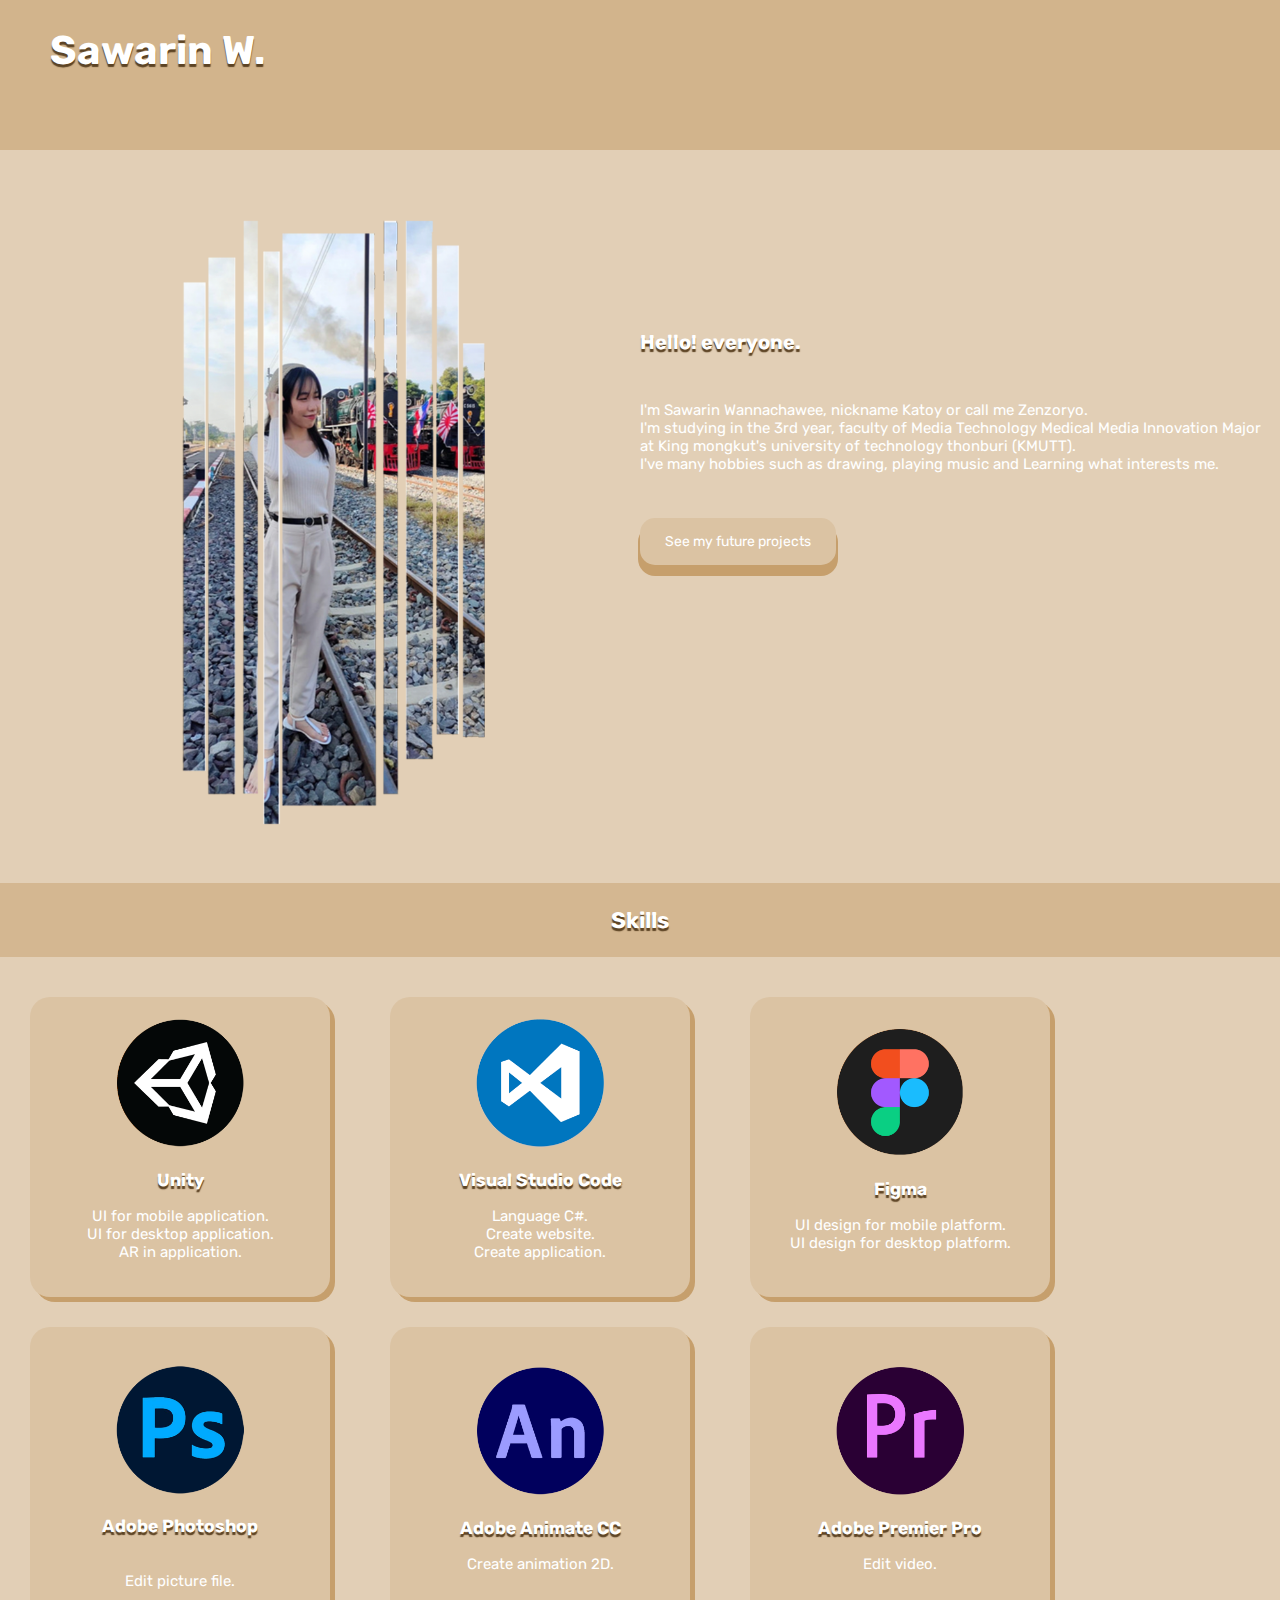
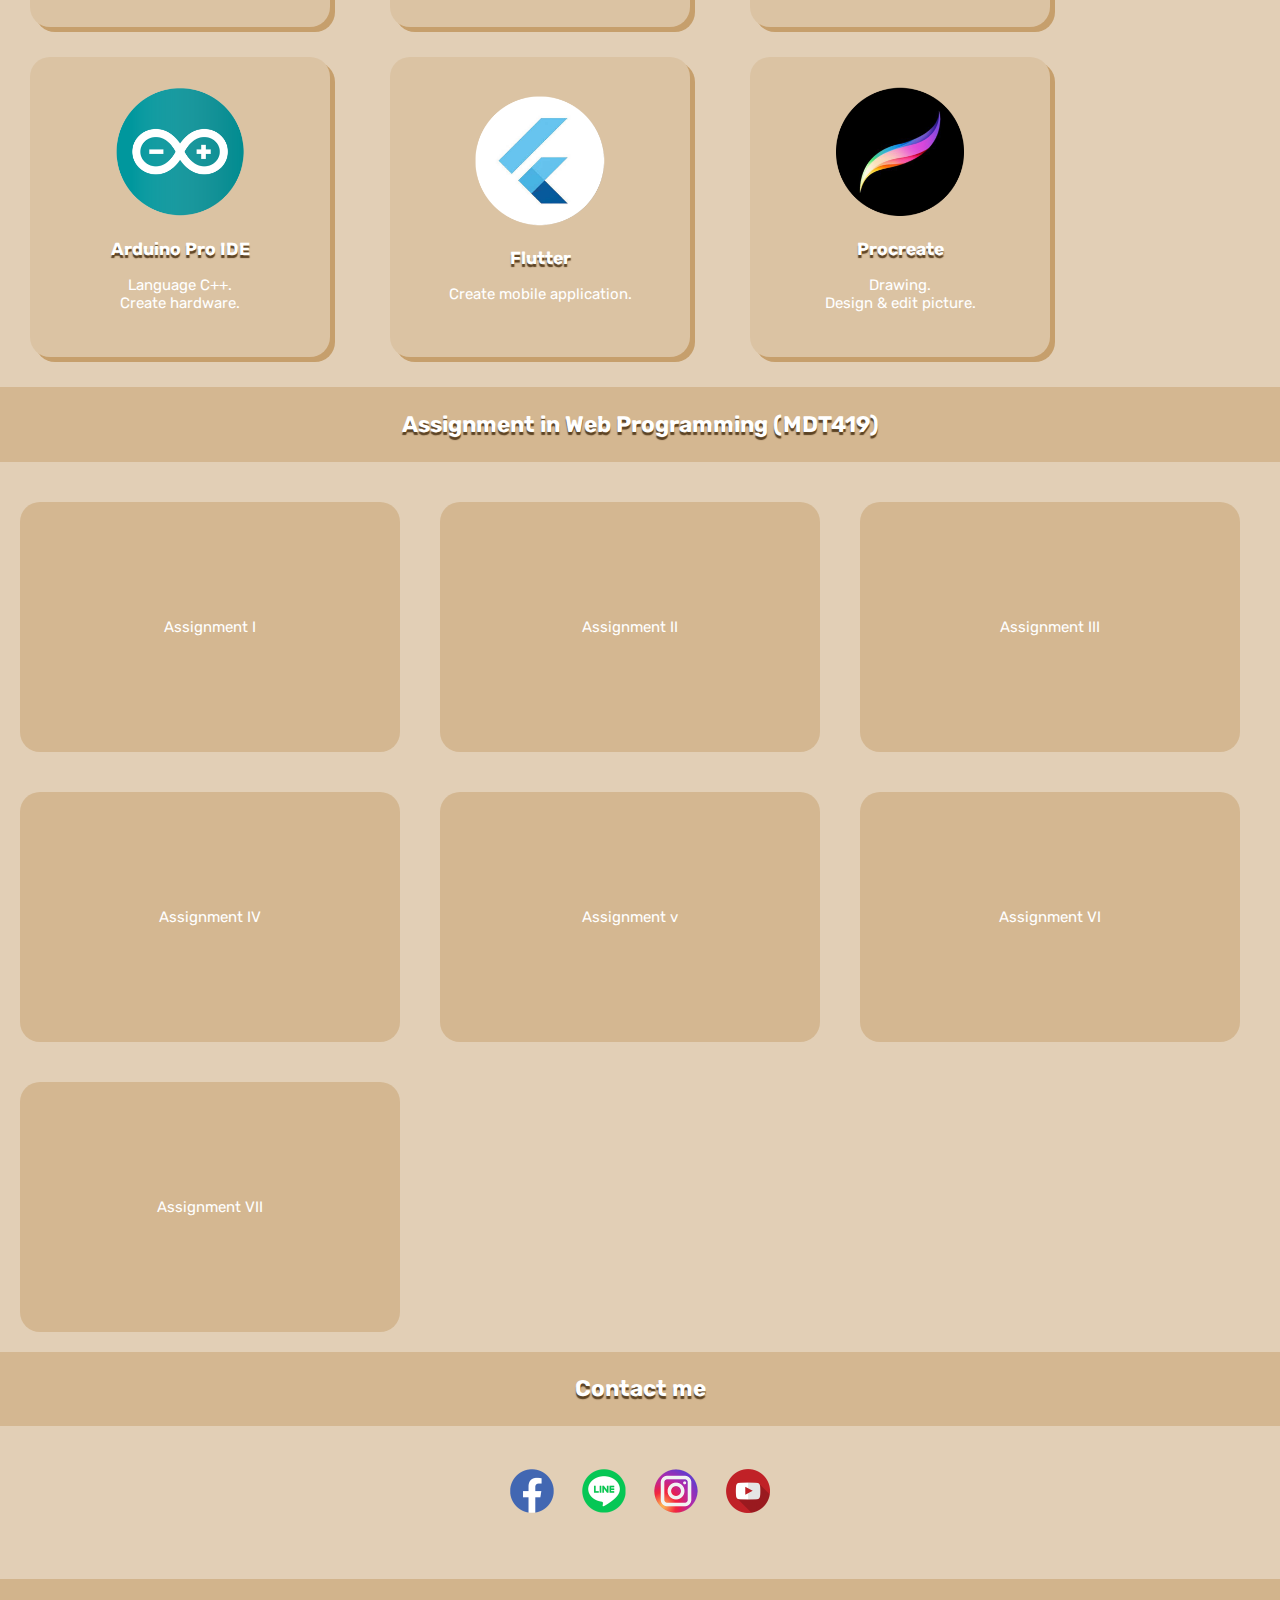
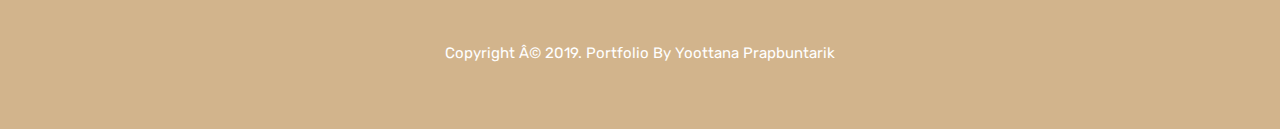
<file: index.html>
<!DOCTYPE html>
<html lang="en">
<head>
    <meta charset='UTF'>
    <meta http-equiv='Content-Type' content='chrome.exe'>
    <meta name="description" content="">
    <title>Porfolio | Sawarin</title>
    <meta name='viewport' content='width=device-width, initial-scale'>
    <link rel='stylesheet' type='text/css' media='screen' href='main.css'>
    <link rel="stylesheet" href="main.css">
</head>
<body>
    <div class="grid-container2">
        <div id="header">
            <a href="index.html"><h1>Sawarin W.</h1></a>
            <div id="nav">

            </div>
        </div>
        <div id="picpro-grid">
            <img src="./pic/pro.png" alt="">
        </div>
        <div id="pro-grid">
            <h3>Hello! everyone.</h3><br>
            <p>I'm Sawarin Wannachawee, nickname Katoy or call me Zenzoryo.<br>
                I'm studying in the 3rd year, faculty of Media Technology Medical Media Innovation Major <br>
                at King mongkut's university of technology thonburi (KMUTT).<br>
                I've many hobbies such as drawing, playing music and Learning what interests me.</p>
            <button onclick="document.location='project.html'" class="projectbutton">See my future projects</button>    
        </div>
        <div id="sec1"><h2>Skills</h2></div>
        <div id="program1">
            <button onclick="document.location='https://youtube.com/playlist?list=PLporltRFIXeWpGz4ubJmosOn7tji6OAyI'" class="pro1button">
                <img src="./pic/un.png" alt="">
                <h3>Unity</h3>
                <p>UI for mobile application.
                <br>UI for desktop application.
                <br>AR in application.
                </p>
            </button> 
            <button onclick="document.location=''" class="pro2button">
                <img src="./pic/vs.png" alt="">
                <h3>Visual Studio Code</h3>
                <p>Language C#.
                <br>Create website.
                <br>Create application.
                </p>
            </button>
            <button onclick="document.location='https://www.figma.com/file/X84l156dcGLS2fcRrItAeg/ArtPay-team-library?node-id=0%3A1'" class="pro3button">
                <img src="./pic/fm.png" alt="">
                <h3>Figma</h3>
                <p>UI design for mobile platform.
                <br>UI design for desktop platform.
                </p>      
            </button>
            <button onclick="document.location='https://drive.google.com/drive/folders/1M3IUviF6P5Jr7EsQfsog3eAR6rLDF-wt?usp=sharing'" class="pro4button">
                <img src="./pic/ps.png" alt="">
                <h3>Adobe Photoshop</h3>
                <br>Edit picture file.
            </button> 
            <button onclick="document.location='https://youtube.com/playlist?list=PLporltRFIXeWM-xKIxGLXIMftDlzvCReI'" class="pro5button">
                <img src="./pic/an.png" alt="">
                <h3>Adobe Animate CC</h3>
                <p>Create animation 2D.</p>
            </button>
            <button onclick="document.location='https://youtube.com/playlist?list=PLporltRFIXeXMB3jVl2XW2fUhtIvoO6lN'" class="pro6button">
                <img src="./pic/pr.png" alt="">
                <h3>Adobe Premier Pro</h3>
                <p>Edit video.</p>                    
            </button>
            <button onclick="document.location='https://youtube.com/playlist?list=PLporltRFIXeVQyEplciIisrNCwUH-iqiE'" class="pro7button">
                <img src="./pic/ar.png" alt="">
                <h3>Arduino Pro IDE</h3>
                <p>Language C++.
                <br>Create hardware.</p>
            </button> 
            <button onclick="document.location=''" class="pro8button">
                <img src="./pic/fl.png" alt="">
                <h3>Flutter</h3>
                <p>Create mobile application.</p>
            </button>
            <button onclick="document.location='https://instagram.com/zenzoryo_art?utm_medium=copy_link'" class="pro9button">
                <img src="./pic/pc.png" alt="">
                <h3>Procreate</h3>
                <p>Drawing.   
                <br>Design & edit picture.</p>                
            </button>
        </div>
        <div id="sec2"><h2>Assignment in Web Programming (MDT419)</h2></div>
        <div id="as">
            <button onclick="document.location='https://poohkatoy.github.io/Web-assignment1-2/'" class="as1button">Assignment I</button> 
            <button onclick="document.location='https://poohkatoy.github.io/Web-assignment1-2/'" class="as2button">Assignment II</button> 
            <button onclick="document.location='https://poohkatoy.github.io/Web-assignment3/'" class="as3button">Assignment III</button> 
            <button onclick ="document.location='https://poohkatoy.github.io/Web-assignment4/'" class="as4button">Assignment IV</button> 
            <button onclick ="document.location='https://poohkatoy.github.io/Web-assignment5/'" class="as5button">Assignment v</button> 
            <button onclick ="document.location='https://poohkatoy.github.io/Web-assignment6/'" class="as6button">Assignment VI</button> 
            <button onclick="document.location='https://poohkatoy.github.io/Web-assignment7/'" class="as7button">Assignment VII</button> 
        </div> 
        <div id="sec3"><h2>Contact me</h2></div>
        <div id="contact">
            <a href="https://www.facebook.com/katoy.sawarin/"><img src="./pic/fb.png" alt="Facebook"></a>
            <a href="https://line.me/ti/p/PH9Latb8TY#~"><img src="./pic/li.png" alt="Line"></a>
            <a href="https://instagram.com/zenzoryo_art?utm_medium=copy_link"><img src="./pic/ig.png" alt="Instagram"></a>
            <a href="https://www.youtube.com/channel/UC_UZKlPh9juqCp7vrNI1DPQ"><img src="./pic/yt.png" alt="Youtube"></a>
        </div> 
        <footer>
            <div class="coporight"><div class="copy-right">
                <p>Copyright © 2019. Portfolio By Yoottana Prapbuntarik</p>
            </div></div>
        </footer>
    </div>
</body>
</html>
</file>
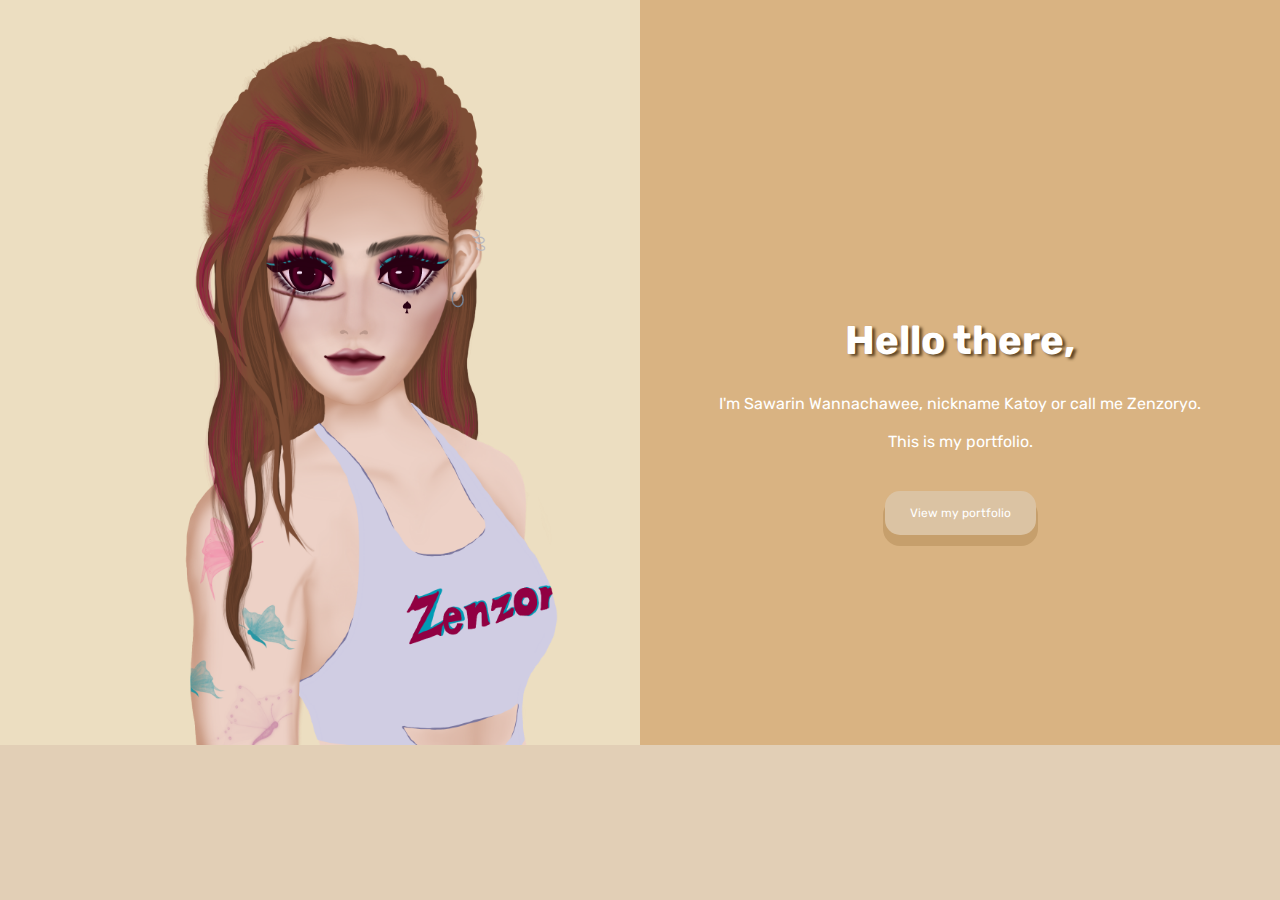
<file: firstpage.html>
<!DOCTYPE html>
<html lang="en">
<head>
    <meta charset='UTF'>
    <meta http-equiv='Content-Type' content='chrome.exe'>
    <meta name="description" content="">
    <title>Porfolio | Sawarin</title>
    <meta name='viewport' content='width=device-width, initial-scale'>
    <link rel='stylesheet' type='text/css' media='screen' href='main.css'>
    <link rel="stylesheet" href="main.css">
</head>
<body>
    <div class="grid-container1">
        <div id="main1">
            <img src ="./pic/cyber.png" alt ="pic1">
        </div>
        <div id="main2">
            <h1>Hello there,</h1>
            <p>I'm Sawarin Wannachawee, nickname Katoy or call me Zenzoryo.
            <br>
            <br>
            This is my portfolio.</p>
            <br>
            <br>
            <button onclick="document.location='index.html'" class="button">View my portfolio</button>    

        </div>
    </div>
</body>
</html>
</file>
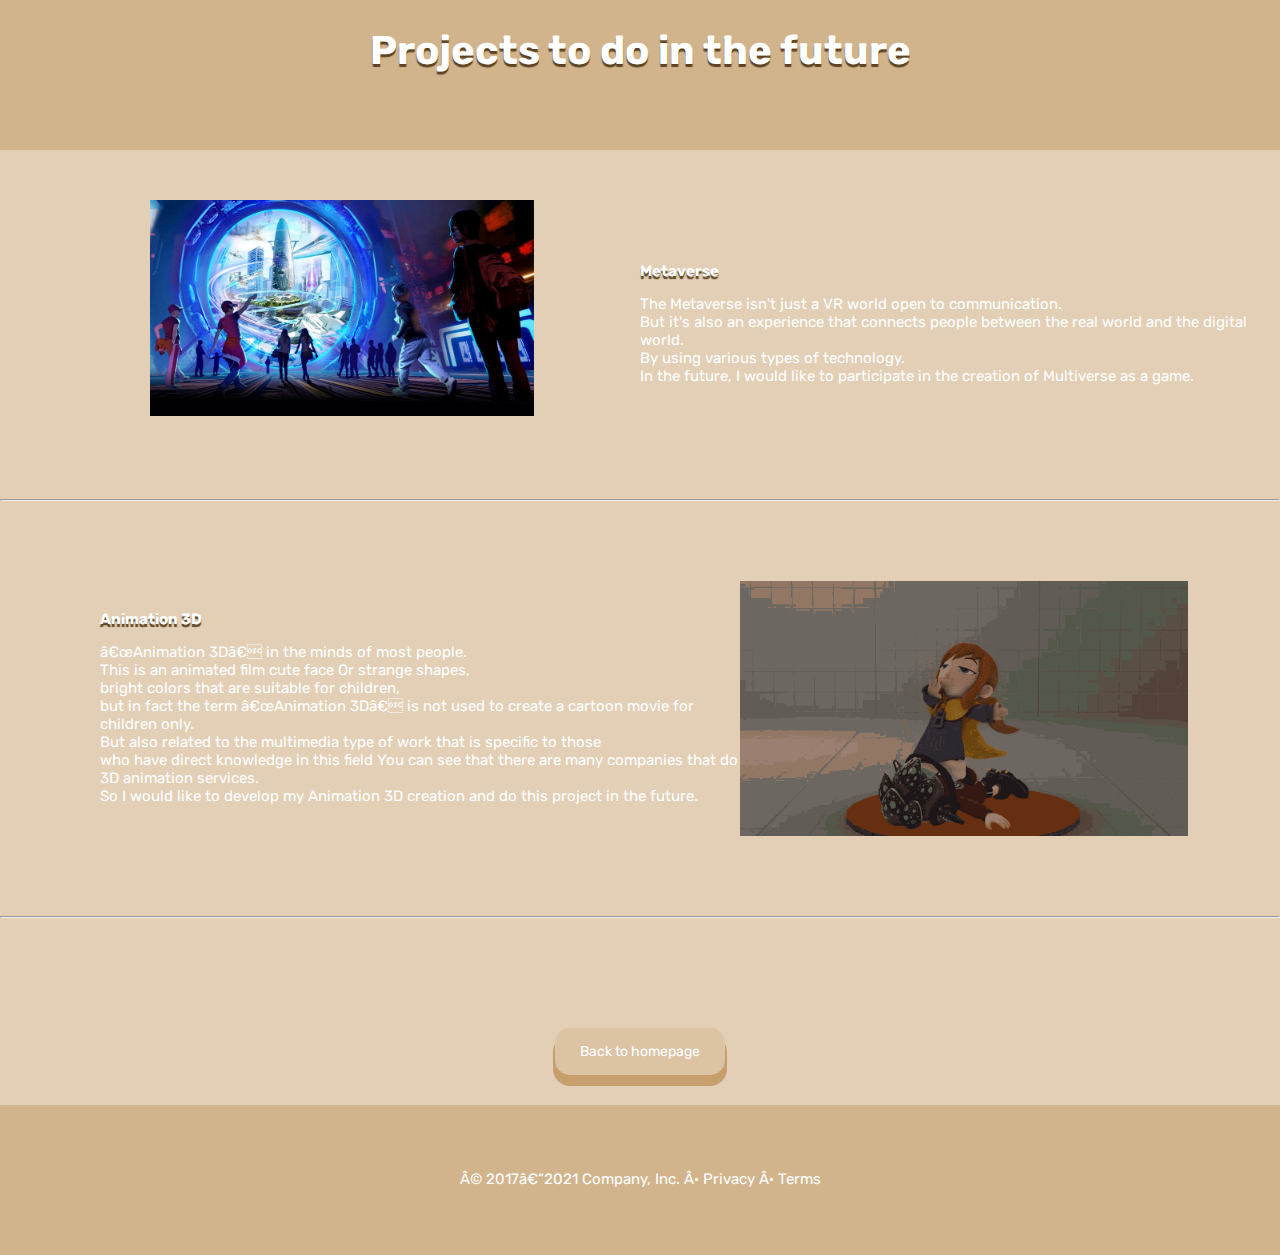
<file: project.html>
<!DOCTYPE html>
<html lang="en">
<head>
    <meta charset='UTF'>
    <meta http-equiv='Content-Type' content='chrome.exe'>
    <meta name="description" content="">
    <title>Porfolio | Sawarin</title>
    <meta name='viewport' content='width=device-width, initial-scale'>
    <link rel='stylesheet' type='text/css' media='screen' href='main.css'>
    <link rel="stylesheet" href="main.css">
</head>
<body>
    <div class="grid-container3">
        <div id="p-header">
            <a href="project.html"><h1>Projects to do in the future</h1></a>
        </div>
        <div id = "p-main-1">
            <img src="./pic/metaverse.jpeg" alt="">      
        </div>
        <div id = "p-main-2">
            <h2>Metaverse</h2>
            <p>The Metaverse isn't just a VR world open to communication. 
                <br>But it's also an experience that connects people between the real world and the digital world. 
                <br>By using various types of technology. 
                <br>In the future, I would like to participate in the creation of Multiverse as a game.</p>
        </div>

        <hr class="featurette-divider">        
        
        <div id = "p-main-3">
            <h2>Animation 3D</h2>
            <p>“Animation 3D” in the minds of most people.
                <br>This is an animated film cute face Or strange shapes, 
                <br>bright colors that are suitable for children, 
                <br>but in fact the term “Animation 3D” is not used to create a cartoon movie for children only. 
                <br>But also related to the multimedia type of work that is specific to those 
                <br>who have direct knowledge in this field You can see that there are many companies that do 3D animation services. 
                <br>So I would like to develop my Animation 3D creation and do this project in the future.</p>
        </div>
        <div id = "p-main-4">
            <img src="./pic/animation-3d.gif" alt="">      
        </div>
        
        <hr class="featurette-divider">

        <button onclick="document.location='index.html'" class="backbutton">Back to homepage</button>    

        <footer>
            <div class="coporight"><div class="copy-right">
                <p>© 2017–2021 Company, Inc. · Privacy · Terms</p>
            </div>
        </footer>
    </div>
</body>
</html>
</file>
<file: main.css>
@import url('https://fonts.googleapis.com/css2?family=Gugi&family=Nunito&family=Oswald&family=Press+Start+2P&family=Roboto&family=Roboto+Condensed&family=Rubik&family=Ubuntu+Condensed&display=swap');

body{
    margin: 0;
    padding: 0;
    font-family: 'Rubik', sans-serif;    
    font-size: 10px;
    background-color:#e2cfb6;
}

p{
    font-family: 'Rubik', sans-serif;    
    font-size: 15px;
    color: white;
}

.grid-container1 {
	display: grid;
	grid-template-columns:50% 50%;
	grid-gap: 0; 	
}

.grid-container1 > div{
	text-align: center;
}

#main1{
    grid-column: 1 / span 1;
    background-color: #ECDEC1;
    height: 745px;
}

img{
    height: 100%;
}

h1{
    font-family: 'Rubik', sans-serif;  
    font-size: 40px;  
    color: white;
    text-shadow: 3px 2px 3px #5c4324;}

#main2 p{
    font-family: 'Rubik', sans-serif;    
    font-size: 16px;
    margin-top:30px;
    color: white;
}

#main2{
    grid-column: 2 / span 1;
    background-color: #D9B382;
    height: 455px;
    padding-top: 290px;
}

#main2 button{
    display: inline-block;
    padding: 15px 25px;
    font-size: 24px;
    cursor: pointer;
    text-align: center;
    text-decoration: none;
    outline: none;
    color: white;
    background-color:#dbc3a3;
    box-shadow: 0px 9px 0px 2px #c69f6c;
    border: none;
    border-radius: 15px;
    font-family: 'Rubik', sans-serif;    
    font-size: 12px;
}

#main2 button:hover{
    background-color:#d4b791;
    color: white;
}

#main2 button:active {
    background-color:#d2b48c;
    /* box-shadow: 0px -9px  0px 1px #c69f6c; */
    transform: translateY(4px);
}

/*-------------------------------------------------------*/

.grid-container2 {
	display: grid;
	grid-template-columns:50% 50%;
	grid-gap: 0; 	
}

.grid-container2 > div{
    margin: 0;
    padding: 0;
}

#header {
    grid-column: 1/span 2;
    width: 100%;
    height: 150px;
    background-color: tan;
    position: fixed;
}

#header a{
    text-decoration: none;
    margin-top:110px;
}

#header h1{
    margin-left: 50px;
    color: white;
    text-shadow: 0px 3px 1px #5c4324;
}

#picpro-grid{
    grid-column: 1 / span 1;
    background-color:#e2cfb6;
    margin-top: 150px;
    margin-bottom: 50px;
    margin-left: auto;
    margin-right: auto;
}

#picpro-grid img{
    width: 100%;
    margin-right: 50px;
    margin-top: 20px;
    margin-bottom: 20px;
}

#pro-grid{
    grid-column: 2 / span 1;
    background-color:#e2cfb6;
    margin-top: 150px;
}

#pro-grid h3{
    margin-top: 180px;
    font-size: 20px;
    margin-right: auto;
}

#pro-grid p{
    font-size: 15px;
    margin-right: auto;
}

.projectbutton{
    grid-column: 2/span 1; 
    display: inline-block;
    padding: 15px 25px;
    margin-top: 30px;
    margin-bottom: 30px;
    margin-left: auto;
    margin-right: auto;
    font-size: 14px;
    cursor: pointer;
    text-align: center;
    text-decoration: none;
    outline: none;
    color: white;
    background-color:#dbc3a3;
    box-shadow: 0px 9px 0px 2px #c69f6c;
    border: none;
    border-radius: 15px;
    font-family: 'Rubik', sans-serif;    
}

.projectbutton button:hover{
    background-color:#d4b791;
    color: white;
}

.projectbutton button:active {
    background-color:#d2b48c;
    /* box-shadow: 0px -9px  0px 1px #c69f6c; */
    transform: translateY(4px);
}

#pro-grid img{
    width: 100%;
}

h2{
    color: white;
    text-shadow: 0px 3px 1px #5c4324;
}

#sec1{
    grid-column: 1 / span 2;
    background-color: #d4b791;
    padding-top: 5px;
    padding-bottom: 5px;
    text-align: center;
    font-size: 15px;
    color: white;
    text-shadow: 0px 3px 1px #5c4324;
}

#program1{
    grid-column: 1 / span 2;
    background-color:#e2cfb6;
    display: flex;
    flex-wrap: wrap;
    padding-top: 20px;
    padding-bottom: 20px;
    padding-left: auto;
    padding-right: auto;
}

#program1 button{
    width: 300px;
    height: 300px;
    margin-top: 20px;
    margin-bottom: 10px;
    margin-left: 30px;
    margin-right: 30px;
    padding-left: auto;
    padding-right: auto;
    border: 0;
    border-radius:20px;
    background-color:#dbc3a3;
    box-shadow: 5px 5px #c69f6c;
    font-family: 'Rubik', sans-serif;    
    font-size: 15px;
    color: white;
    padding:20px;
}

#program1 button:hover{
    background-color:#d4b791;
}

#program1 button:active {
    background-color:#d2b48c;
    box-shadow: -5px 5px 0px 8px #c69f6c;
    transform: translateY(4px);
}

#program1 img{
    width: 50%;
    height: 50%;
}

h3{
    color: white;
    text-shadow: 0px 3px 1px #5c4324;
}

#sec2{
    grid-column: 1 / span 2;
    background-color:#d4b791; 
    padding-top: 5px;
    padding-bottom: 5px;
    text-align: center;
    font-size: 15px;
}

#as{
    grid-column: 1 / span 2;
    background-color:#e2cfb6;
    display: flex;
    flex-wrap: wrap;
    padding-top: 20px;
    margin-left: auto;
    margin-right: auto;
}

#as button{
    width: 380px;
    height: 250px;
    margin-top: 20px;
    margin-bottom: 20px;
    margin-left: 20px;
    margin-right: 20px;
    border: 0;
    border-radius:20px;
    background-color:#d4b791;
    font-family: 'Rubik', sans-serif;    
    font-size: 15px;
    color: white;
}

.as1button:hover{
    background-image: url("./pic/as1-2.png");
}

.as2button:hover{
    background-image: url("./pic/as1-2.png");
}

.as3button:hover{
    background-image: url("./pic/as3.png");
}

.as4button:hover{
    background-image: url("./pic/as4.png");
}

.as5button:hover{
    background-image: url("./pic/as5.png");
}

.as6button:hover{
    background-image: url("./pic/as6.png");
}

.as7button:hover{
    background-image: url("./pic/as7.png");
}

#sec3{
    grid-column: 1 / span 2;
    background-color:#d4b791; 
    padding-top: 5px;
    padding-bottom: 5px;
    text-align: center;
    font-size: 15px;
}

#contact{
    grid-column: 1 / span 2;
    background-color:#e2cfb6;
    margin-left: auto;
    margin-right: auto;
}

#contact a img{
    width: 50px;
    height: 50px;
    margin-top:30px;
    margin-bottom: 50px;
    padding:10px;
}

footer{
    grid-column: 1 / span 2;
    height: 100px;
    background-color: tan;
    width: 100%;
    color: white;
    text-align: center;
    font-size: 15px;
    padding-top: 50px;
}

.copyright{
    color: white;
    text-align: center;
    font-size: 15px;
}

/*-------------------------------------------------------*/

.grid-container3 {
	display: grid;
	grid-template-columns:50% 50%;
	grid-gap: 0; 	
}

.featurette-divider {
    margin: 5rem 0;
}

hr{
    grid-column: 1/span 2;
    display: block;
    unicode-bidi: isolate;
    margin-block-start: 0.5em;
    margin-block-end: 0.5em;
    margin-inline-start: auto;
    margin-inline-end: auto;
    overflow: hidden;
    border-style: inset;
    border-width: 1px;
}

#p-header {
    grid-column: 1/span 2;
    width: 100%;
    height: 150px;
    background-color: tan;
    position: fixed;
}

#p-header a{
    text-decoration: none;
    margin-top:110px;
}

#p-header h1{
    margin-left: auto;
    margin-right: auto;
    text-align: center;
    color: white;
    text-shadow: 0px 3px 1px #5c4324;
}

#p-main-1{
    grid-column: 1/span 1; 
    width: 100%;
    margin-left: 150px;
    margin-right: auto;
    margin-top: auto;
    margin-bottom: auto;
}

#p-main-1 img{
    width: 60%;
    padding-top: 200px;
    padding-left: auto;
    padding-right: auto;
}

#p-main-2{
    grid-column: 2/span 1; 
    width: 100%;
    margin-right: auto;
    margin-top: 250px;
    margin-bottom: auto;
}


#p-main-2 p{
    font-size: 15px;
    color: white;
    padding-top: auto;
    padding-bottom: auto;
}

#p-main-3{
    grid-column: 1/span 1; 
    width: 100%;
    margin-left: 100px;
    margin-top: auto;
    margin-bottom: auto;
}


#p-main-3 p{
    font-size: 15px;
    color: white;
    padding-top: auto;
    padding-bottom: auto;
}

#p-main-4{
    grid-column: 2/span 1; 
    width: 100%;
    margin-left: 100px;
    margin-right: auto;
}

#p-main-4 img{
    width: 70%;
    padding-left: auto;
    padding-right: auto;}

.backbutton{
    grid-column: 1/span 2; 
    display: inline-block;
    padding: 15px 25px;
    margin-top: 30px;
    margin-bottom: 30px;
    margin-left: auto;
    margin-right: auto;
    font-size: 14px;
    cursor: pointer;
    text-align: center;
    text-decoration: none;
    outline: none;
    color: white;
    background-color:#dbc3a3;
    box-shadow: 0px 9px 0px 2px #c69f6c;
    border: none;
    border-radius: 15px;
    font-family: 'Rubik', sans-serif;    
}

.backbutton button:hover{
    background-color:#d4b791;
    color: white;
}

.backbutton button:active {
    background-color:#d2b48c;
    /* box-shadow: 0px -9px  0px 1px #c69f6c; */
    transform: translateY(4px);
}

/*--------------------------------------------------*/

@media only screen and (max-width: 768px) {
    .grid-container1 {
        display: grid;
        grid-template-columns:50% 50%;
        grid-gap: 0; 	
    }

    #main1{
        grid-column: 1 / span 1;
        background-color: #ECDEC1;
        height: 745px;
    }
    
    img{
        height: 100%;
    }
    
    h1{
        font-family: 'Rubik', sans-serif;  
        font-size: 40px;  
        color: white;
        text-shadow: 3px 2px 3px #5c4324;}
    
    #main2 p{
        font-family: 'Rubik', sans-serif;    
        font-size: 16px;
        margin-top:30px;
        color: white;
    }
    
    #main2{
        grid-column: 2 / span 1;
        background-color: #D9B382;
        height: 455px;
        padding-top: 290px;
    }
    
    #main2 button{
        display: inline-block;
        padding: 15px 25px;
        font-size: 24px;
        cursor: pointer;
        text-align: center;
        text-decoration: none;
        outline: none;
        color: white;
        background-color:#dbc3a3;
        box-shadow: 0px 9px 0px 2px #c69f6c;
        border: none;
        border-radius: 15px;
        font-family: 'Rubik', sans-serif;    
        font-size: 12px;
    }
    
    #main2 button:hover{
        background-color:#d4b791;
        color: white;
    }
    
    #main2 button:active {
        background-color:#d2b48c;
        /* box-shadow: 0px -9px  0px 1px #c69f6c; */
        transform: translateY(4px);
    }
    
    /*-------------------------------------------------------*/
    
    .grid-container2 {
        display: grid;
        grid-template-columns:50% 50%;
        grid-gap: 0; 	
    }

    #header {
        grid-column: 1/span 2;
        width: 100%;
        height: 150px;
        background-color: tan;
        position: fixed;
    }
    
    #header a{
        text-decoration: none;
        margin-top:110px;
    }
    
    #header h1{
        margin-left: 50px;
        color: white;
        text-shadow: 0px 3px 1px #5c4324;
    }
    
    #picpro-grid{
        grid-column: 1 / span 1;
        background-color:#e2cfb6;
        margin-top: 150px;
        margin-bottom: 50px;
        margin-left: auto;
        margin-right: auto;
    }
    
    #picpro-grid img{
        width: 100%;
        margin-right: 50px;
        margin-top: 20px;
        margin-bottom: 20px;
    }
    
    #pro-grid{
        grid-column: 2 / span 1;
        background-color:#e2cfb6;
        margin-top: 150px;
    }
    
    #pro-grid h3{
        margin-top: 180px;
        font-size: 20px;
        margin-right: auto;
    }
    
    #pro-grid p{
        font-size: 15px;
        margin-right: auto;
    }
    
    .projectbutton{
        grid-column: 2/span 1; 
        display: inline-block;
        padding: 15px 25px;
        margin-top: 30px;
        margin-bottom: 30px;
        margin-left: auto;
        margin-right: auto;
        font-size: 14px;
        cursor: pointer;
        text-align: center;
        text-decoration: none;
        outline: none;
        color: white;
        background-color:#dbc3a3;
        box-shadow: 0px 9px 0px 2px #c69f6c;
        border: none;
        border-radius: 15px;
        font-family: 'Rubik', sans-serif;    
    }
    
    .projectbutton button:hover{
        background-color:#d4b791;
        color: white;
    }
    
    .projectbutton button:active {
        background-color:#d2b48c;
        /* box-shadow: 0px -9px  0px 1px #c69f6c; */
        transform: translateY(4px);
    }
    
    #pro-grid img{
        width: 100%;
    }
    
    h2{
        color: white;
        text-shadow: 0px 3px 1px #5c4324;
    }
    
    #sec1{
        grid-column: 1 / span 2;
        background-color: #d4b791;
        padding-top: 5px;
        padding-bottom: 5px;
        text-align: center;
        font-size: 15px;
        color: white;
        text-shadow: 0px 3px 1px #5c4324;
    }
    
    #program1{
        grid-column: 1 / span 2;
        background-color:#e2cfb6;
        display: flex;
        flex-wrap: wrap;
        padding-top: 20px;
        padding-bottom: 20px;
        padding-left: auto;
        padding-right: auto;
    }
    
    #program1 button{
        width: 300px;
        height: 300px;
        margin-top: 20px;
        margin-bottom: 10px;
        margin-left: 30px;
        margin-right: 30px;
        padding-left: auto;
        padding-right: auto;
        border: 0;
        border-radius:20px;
        background-color:#dbc3a3;
        box-shadow: 5px 5px #c69f6c;
        font-family: 'Rubik', sans-serif;    
        font-size: 15px;
        color: white;
        padding:20px;
    }
    
    #program1 button:hover{
        background-color:#d4b791;
    }
    
    #program1 button:active {
        background-color:#d2b48c;
        box-shadow: -5px 5px 0px 8px #c69f6c;
        transform: translateY(4px);
    }
    
    #program1 img{
        width: 50%;
        height: 50%;
    }
    
    h3{
        color: white;
        text-shadow: 0px 3px 1px #5c4324;
    }
    
    #sec2{
        grid-column: 1 / span 2;
        background-color:#d4b791; 
        padding-top: 5px;
        padding-bottom: 5px;
        text-align: center;
        font-size: 15px;
    }
    
    #as{
        grid-column: 1 / span 2;
        background-color:#e2cfb6;
        display: flex;
        flex-wrap: wrap;
        padding-top: 20px;
        margin-left: auto;
        margin-right: auto;
    }
    
    #as button{
        width: 380px;
        height: 250px;
        margin-top: 20px;
        margin-bottom: 20px;
        margin-left: 20px;
        margin-right: 20px;
        border: 0;
        border-radius:20px;
        background-color:#d4b791;
        font-family: 'Rubik', sans-serif;    
        font-size: 15px;
        color: white;
    }
    
    .as1button:hover{
        background-image: url("./pic/as1-2.png");
    }
    
    .as2button:hover{
        background-image: url("./pic/as1-2.png");
    }
    
    .as3button:hover{
        background-image: url("./pic/as3.png");
    }
    
    .as4button:hover{
        background-image: url("./pic/as4.png");
    }
    
    .as5button:hover{
        background-image: url("./pic/as5.png");
    }
    
    .as6button:hover{
        background-image: url("./pic/as6.png");
    }
    
    .as7button:hover{
        background-image: url("./pic/as7.png");
    }
    
    #sec3{
        grid-column: 1 / span 2;
        background-color:#d4b791; 
        padding-top: 5px;
        padding-bottom: 5px;
        text-align: center;
        font-size: 15px;
    }
    
    #contact{
        grid-column: 1 / span 2;
        background-color:#e2cfb6;
        margin-left: auto;
        margin-right: auto;
    }
    
    #contact a img{
        width: 50px;
        height: 50px;
        margin-top:30px;
        margin-bottom: 50px;
        padding:10px;
    }
    
    footer{
        grid-column: 1 / span 2;
        height: 100px;
        background-color: tan;
        width: 100%;
        color: white;
        text-align: center;
        font-size: 15px;
        padding-top: 50px;
    }
    
    .copyright{
        color: white;
        text-align: center;
        font-size: 15px;
    }
    
    /*-------------------------------------------------------*/
    
    .grid-container3 {
        display: grid;
        grid-template-columns:50% 50%;
        grid-gap: 0; 	
    }
    
    .featurette-divider {
        margin: 5rem 0;
    }
    
    hr{
        grid-column: 1/span 2;
        display: block;
        unicode-bidi: isolate;
        margin-block-start: 0.5em;
        margin-block-end: 0.5em;
        margin-inline-start: auto;
        margin-inline-end: auto;
        overflow: hidden;
        border-style: inset;
        border-width: 1px;
    }
    
    #p-header {
        grid-column: 1/span 2;
        width: 100%;
        height: 150px;
        background-color: tan;
        position: fixed;
    }
    
    #p-header a{
        text-decoration: none;
        margin-top:110px;
    }
    
    #p-header h1{
        margin-left: auto;
        margin-right: auto;
        text-align: center;
        color: white;
        text-shadow: 0px 3px 1px #5c4324;
    }
    
    #p-main-1{
        grid-column: 1/span 1; 
        width: 100%;
        margin-left: 150px;
        margin-right: auto;
        margin-top: auto;
        margin-bottom: auto;
    }
    
    #p-main-1 img{
        width: 60%;
        padding-top: 200px;
        padding-left: auto;
        padding-right: auto;
    }
    
    #p-main-2{
        grid-column: 2/span 1; 
        width: 100%;
        margin-right: auto;
        margin-top: 250px;
        margin-bottom: auto;
    }
    
    
    #p-main-2 p{
        font-size: 15px;
        color: white;
        padding-top: auto;
        padding-bottom: auto;
    }
    
    #p-main-3{
        grid-column: 1/span 1; 
        width: 100%;
        margin-left: 100px;
        margin-top: auto;
        margin-bottom: auto;
    }
    
    
    #p-main-3 p{
        font-size: 15px;
        color: white;
        padding-top: auto;
        padding-bottom: auto;
    }
    
    #p-main-4{
        grid-column: 2/span 1; 
        width: 100%;
        margin-left: 100px;
        margin-right: auto;
    }
    
    #p-main-4 img{
        width: 70%;
        padding-left: auto;
        padding-right: auto;}
    
    .backbutton{
        grid-column: 1/span 2; 
        display: inline-block;
        padding: 15px 25px;
        margin-top: 30px;
        margin-bottom: 30px;
        margin-left: auto;
        margin-right: auto;
        font-size: 14px;
        cursor: pointer;
        text-align: center;
        text-decoration: none;
        outline: none;
        color: white;
        background-color:#dbc3a3;
        box-shadow: 0px 9px 0px 2px #c69f6c;
        border: none;
        border-radius: 15px;
        font-family: 'Rubik', sans-serif;    
    }
    
    .backbutton button:hover{
        background-color:#d4b791;
        color: white;
    }
    
    .backbutton button:active {
        background-color:#d2b48c;
        /* box-shadow: 0px -9px  0px 1px #c69f6c; */
        transform: translateY(4px);
    }
}


/*--------------------------------------------------*/

@media only screen and (max-width: 500px) {
    .grid-container1 {
        display: grid;
        grid-template-columns:auto;
        grid-gap: 0; 	
    }

    #main1{
        grid-column: 1 / span 1;
        background-color: #ECDEC1;
        height: 745px;
    }
    
    img{
        height: 100%;
    }
    
    h1{
        font-family: 'Rubik', sans-serif;  
        font-size: 40px;  
        color: white;
        text-shadow: 3px 2px 3px #5c4324;}
    
    #main2 p{
        font-family: 'Rubik', sans-serif;    
        font-size: 16px;
        margin-top:30px;
        color: white;
    }
    
    #main2{
        grid-column: 1 / span 1;
        background-color: #D9B382;
        height: 455px;
        padding-top: 290px;
    }
    
    #main2 button{
        display: inline-block;
        padding: 15px 25px;
        font-size: 24px;
        cursor: pointer;
        text-align: center;
        text-decoration: none;
        outline: none;
        color: white;
        background-color:#dbc3a3;
        box-shadow: 0px 9px 0px 2px #c69f6c;
        border: none;
        border-radius: 15px;
        font-family: 'Rubik', sans-serif;    
        font-size: 12px;
    }
    
    #main2 button:hover{
        background-color:#d4b791;
        color: white;
    }
    
    #main2 button:active {
        background-color:#d2b48c;
        /* box-shadow: 0px -9px  0px 1px #c69f6c; */
        transform: translateY(4px);
    }
    
    /*-------------------------------------------------------*/
    
    .grid-container2 {
        display: grid;
        grid-template-columns:auto;
        grid-gap: 0; 	
    }

    #header {
        grid-column: 1/span 1;
        width: 100%;
        height: 150px;
        background-color: tan;
        position: fixed;
    }
    
    #header a{
        text-decoration: none;
        margin-top:110px;
    }
    
    #header h1{
        margin-left: 50px;
        color: white;
        text-shadow: 0px 3px 1px #5c4324;
    }
    
    #picpro-grid{
        grid-column: 1 / span 1;
        background-color:#e2cfb6;
        margin-top: 150px;
        margin-bottom: 50px;
        margin-left: auto;
        margin-right: auto;
    }
    
    #picpro-grid img{
        width: 100%;
        margin-right: 50px;
        margin-top: 20px;
        margin-bottom: 20px;
    }
    
    #pro-grid{
        grid-column: 1 / span 1;
        background-color:#e2cfb6;
        margin-top: 150px;
    }
    
    #pro-grid h3{
        margin-top: 180px;
        font-size: 20px;
        margin-right: auto;
    }
    
    #pro-grid p{
        font-size: 15px;
        margin-right: auto;
    }
    
    .projectbutton{
        grid-column: 1/span 1; 
        display: inline-block;
        padding: 15px 25px;
        margin-top: 30px;
        margin-bottom: 30px;
        margin-left: auto;
        margin-right: auto;
        font-size: 14px;
        cursor: pointer;
        text-align: center;
        text-decoration: none;
        outline: none;
        color: white;
        background-color:#dbc3a3;
        box-shadow: 0px 9px 0px 2px #c69f6c;
        border: none;
        border-radius: 15px;
        font-family: 'Rubik', sans-serif;    
    }
    
    .projectbutton button:hover{
        background-color:#d4b791;
        color: white;
    }
    
    .projectbutton button:active {
        background-color:#d2b48c;
        /* box-shadow: 0px -9px  0px 1px #c69f6c; */
        transform: translateY(4px);
    }
    
    #pro-grid img{
        width: 100%;
    }
    
    h2{
        color: white;
        text-shadow: 0px 3px 1px #5c4324;
    }
    
    #sec1{
        grid-column: 1 / span 1;
        background-color: #d4b791;
        padding-top: 5px;
        padding-bottom: 5px;
        text-align: center;
        font-size: 15px;
        color: white;
        text-shadow: 0px 3px 1px #5c4324;
    }
    
    #program1{
        grid-column: 1 / span 1;
        background-color:#e2cfb6;
        display: flex;
        flex-wrap: wrap;
        padding-top: 20px;
        padding-bottom: 20px;
        padding-left: auto;
        padding-right: auto;
    }
    
    #program1 button{
        width: 300px;
        height: 300px;
        margin-top: 20px;
        margin-bottom: 10px;
        margin-left: 30px;
        margin-right: 30px;
        padding-left: auto;
        padding-right: auto;
        border: 0;
        border-radius:20px;
        background-color:#dbc3a3;
        box-shadow: 5px 5px #c69f6c;
        font-family: 'Rubik', sans-serif;    
        font-size: 15px;
        color: white;
        padding:20px;
    }
    
    #program1 button:hover{
        background-color:#d4b791;
    }
    
    #program1 button:active {
        background-color:#d2b48c;
        box-shadow: -5px 5px 0px 8px #c69f6c;
        transform: translateY(4px);
    }
    
    #program1 img{
        width: 50%;
        height: 50%;
    }
    
    h3{
        color: white;
        text-shadow: 0px 3px 1px #5c4324;
    }
    
    #sec2{
        grid-column: 1 / span 1;
        background-color:#d4b791; 
        padding-top: 5px;
        padding-bottom: 5px;
        text-align: center;
        font-size: 15px;
    }
    
    #as{
        grid-column: 1 / span 1;
        background-color:#e2cfb6;
        display: flex;
        flex-wrap: wrap;
        padding-top: 20px;
        margin-left: auto;
        margin-right: auto;
    }
    
    #as button{
        width: 380px;
        height: 250px;
        margin-top: 20px;
        margin-bottom: 20px;
        margin-left: 20px;
        margin-right: 20px;
        border: 0;
        border-radius:20px;
        background-color:#d4b791;
        font-family: 'Rubik', sans-serif;    
        font-size: 15px;
        color: white;
    }
    
    .as1button:hover{
        background-image: url("./pic/as1-2.png");
    }
    
    .as2button:hover{
        background-image: url("./pic/as1-2.png");
    }
    
    .as3button:hover{
        background-image: url("./pic/as3.png");
    }
    
    .as4button:hover{
        background-image: url("./pic/as4.png");
    }
    
    .as5button:hover{
        background-image: url("./pic/as5.png");
    }
    
    .as6button:hover{
        background-image: url("./pic/as6.png");
    }
    
    .as7button:hover{
        background-image: url("./pic/as7.png");
    }
    
    #sec3{
        grid-column: 1 / span 1;
        background-color:#d4b791; 
        padding-top: 5px;
        padding-bottom: 5px;
        text-align: center;
        font-size: 15px;
    }
    
    #contact{
        grid-column: 1 / span 1;
        background-color:#e2cfb6;
        margin-left: auto;
        margin-right: auto;
    }
    
    #contact a img{
        width: 50px;
        height: 50px;
        margin-top:30px;
        margin-bottom: 50px;
        padding:10px;
    }
    
    footer{
        grid-column: 1 / span 1;
        height: 100px;
        background-color: tan;
        width: 100%;
        color: white;
        text-align: center;
        font-size: 15px;
        padding-top: 50px;
    }
    
    .copyright{
        color: white;
        text-align: center;
        font-size: 15px;
    }
    
    /*-------------------------------------------------------*/
    
    .grid-container3 {
        display: grid;
        grid-template-columns:auto;
        grid-gap: 0; 	
    }
    
    .featurette-divider {
        margin: 5rem 0;
    }
    
    hr{
        grid-column: 1/span 1;
        display: block;
        unicode-bidi: isolate;
        margin-block-start: 0.5em;
        margin-block-end: 0.5em;
        margin-inline-start: auto;
        margin-inline-end: auto;
        overflow: hidden;
        border-style: inset;
        border-width: 1px;
    }
    
    #p-header {
        grid-column: 1/span 1;
        width: 100%;
        height: 150px;
        background-color: tan;
        position: fixed;
    }
    
    #p-header a{
        text-decoration: none;
        margin-top:110px;
    }
    
    #p-header h1{
        margin-left: auto;
        margin-right: auto;
        text-align: center;
        color: white;
        text-shadow: 0px 3px 1px #5c4324;
    }
    
    #p-main-1{
        grid-column: 1/span 1; 
        width: 100%;
        margin-left: auto;
        margin-right: auto;
        margin-top: auto;
        margin-bottom: auto;
    }
    
    #p-main-1 img{
        width: 60%;
        padding-top: 200px;
        padding-left: auto;
        padding-right: auto;
    }
    
    #p-main-2{
        grid-column: 1/span 1; 
        width: 100%;
        margin-right: auto;
        margin-top: 250px;
        margin-bottom: auto;
    }
    
    
    #p-main-2 p{
        font-size: 15px;
        color: white;
        padding-top: auto;
        padding-bottom: auto;
    }
    
    #p-main-3{
        grid-column: 1/span 1; 
        width: 100%;
        margin-left: auto;
        margin-top: auto;
        margin-bottom: auto;
    }
    
    
    #p-main-3 p{
        font-size: 15px;
        color: white;
        padding-top: auto;
        padding-bottom: auto;
    }
    
    #p-main-4{
        grid-column: 1/span 1; 
        width: 100%;
        margin-left: auto;
        margin-right: auto;
    }
    
    #p-main-4 img{
        width: 70%;
        margin-left: auto;
        margin-right: auto;
    }
    
    .backbutton{
        grid-column: 1/span 1; 
        display: inline-block;
        padding: 15px 25px;
        margin-top: 30px;
        margin-bottom: 30px;
        margin-left: auto;
        margin-right: auto;
        font-size: 14px;
        cursor: pointer;
        text-align: center;
        text-decoration: none;
        outline: none;
        color: white;
        background-color:#dbc3a3;
        box-shadow: 0px 9px 0px 2px #c69f6c;
        border: none;
        border-radius: 15px;
        font-family: 'Rubik', sans-serif;    
    }
    
    .backbutton button:hover{
        background-color:#d4b791;
        color: white;
    }
    
    .backbutton button:active {
        background-color:#d2b48c;
        /* box-shadow: 0px -9px  0px 1px #c69f6c; */
        transform: translateY(4px);
    }
}
</file>
